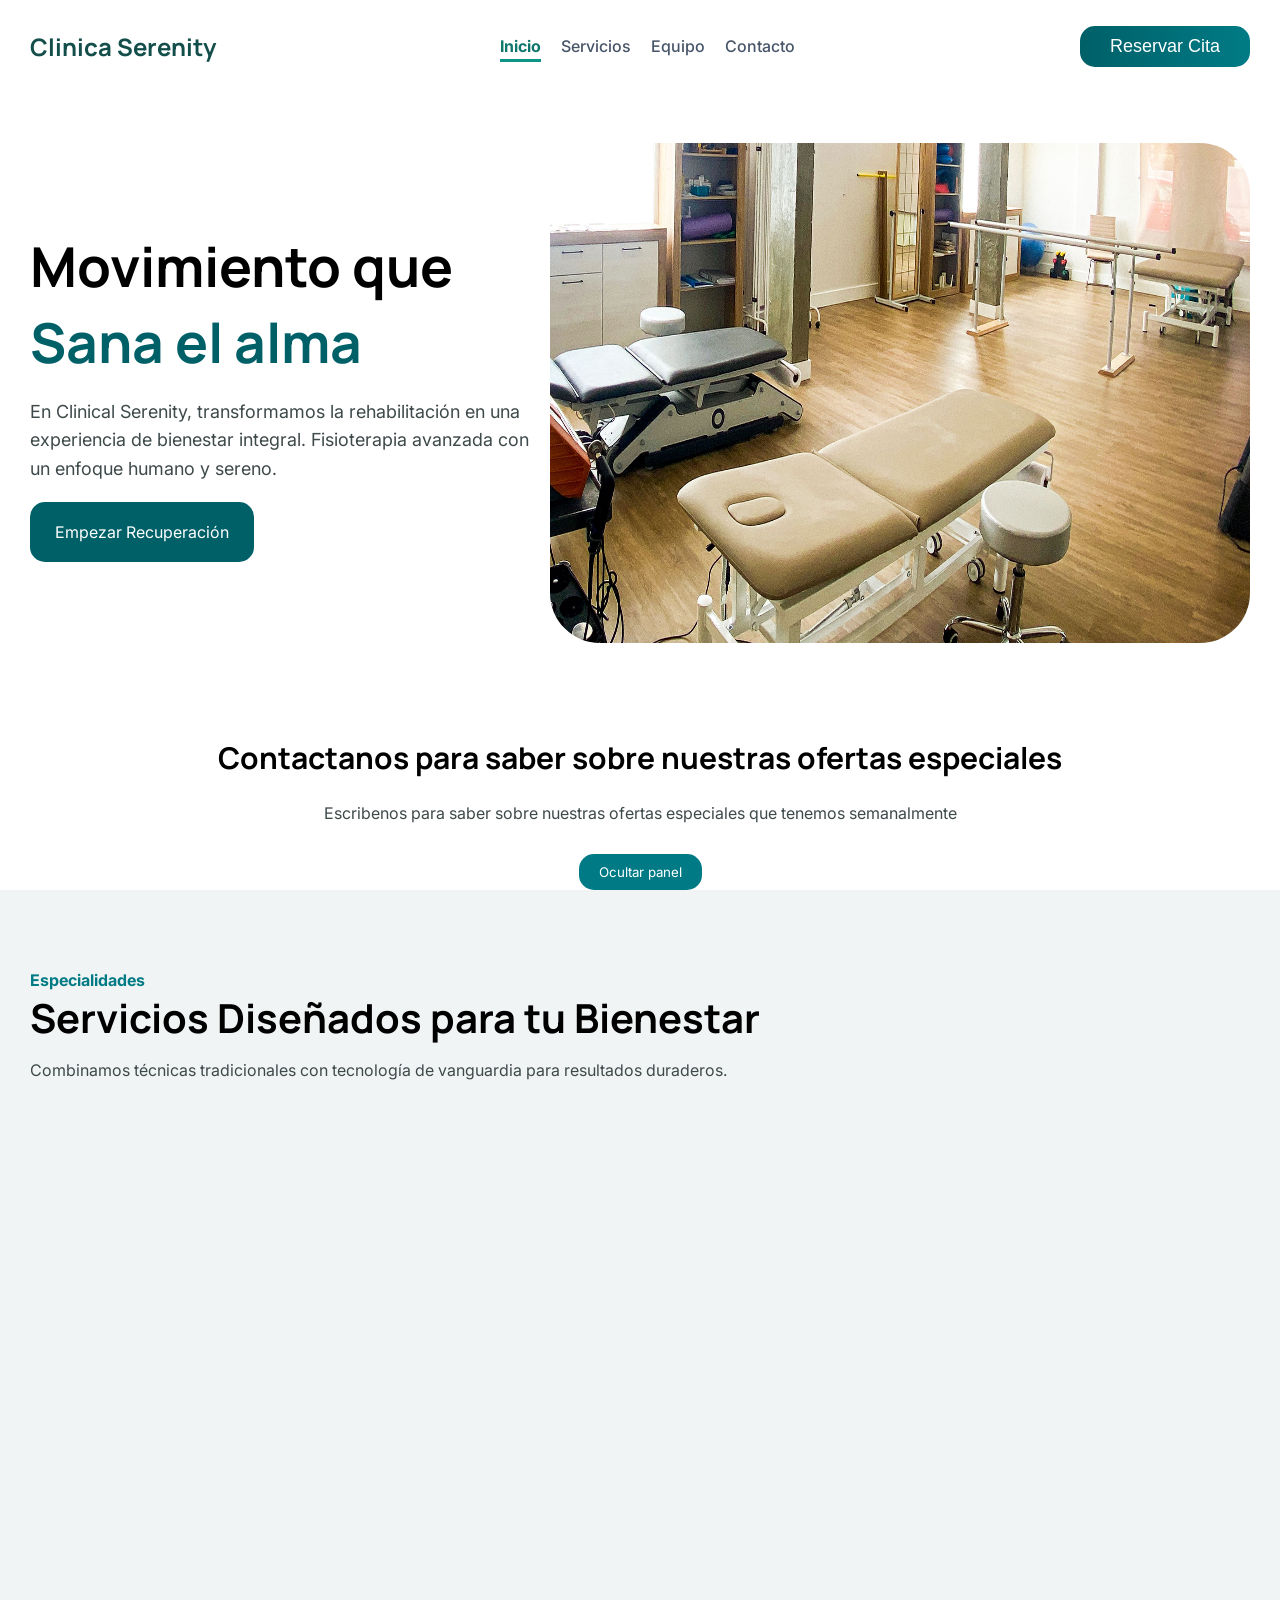
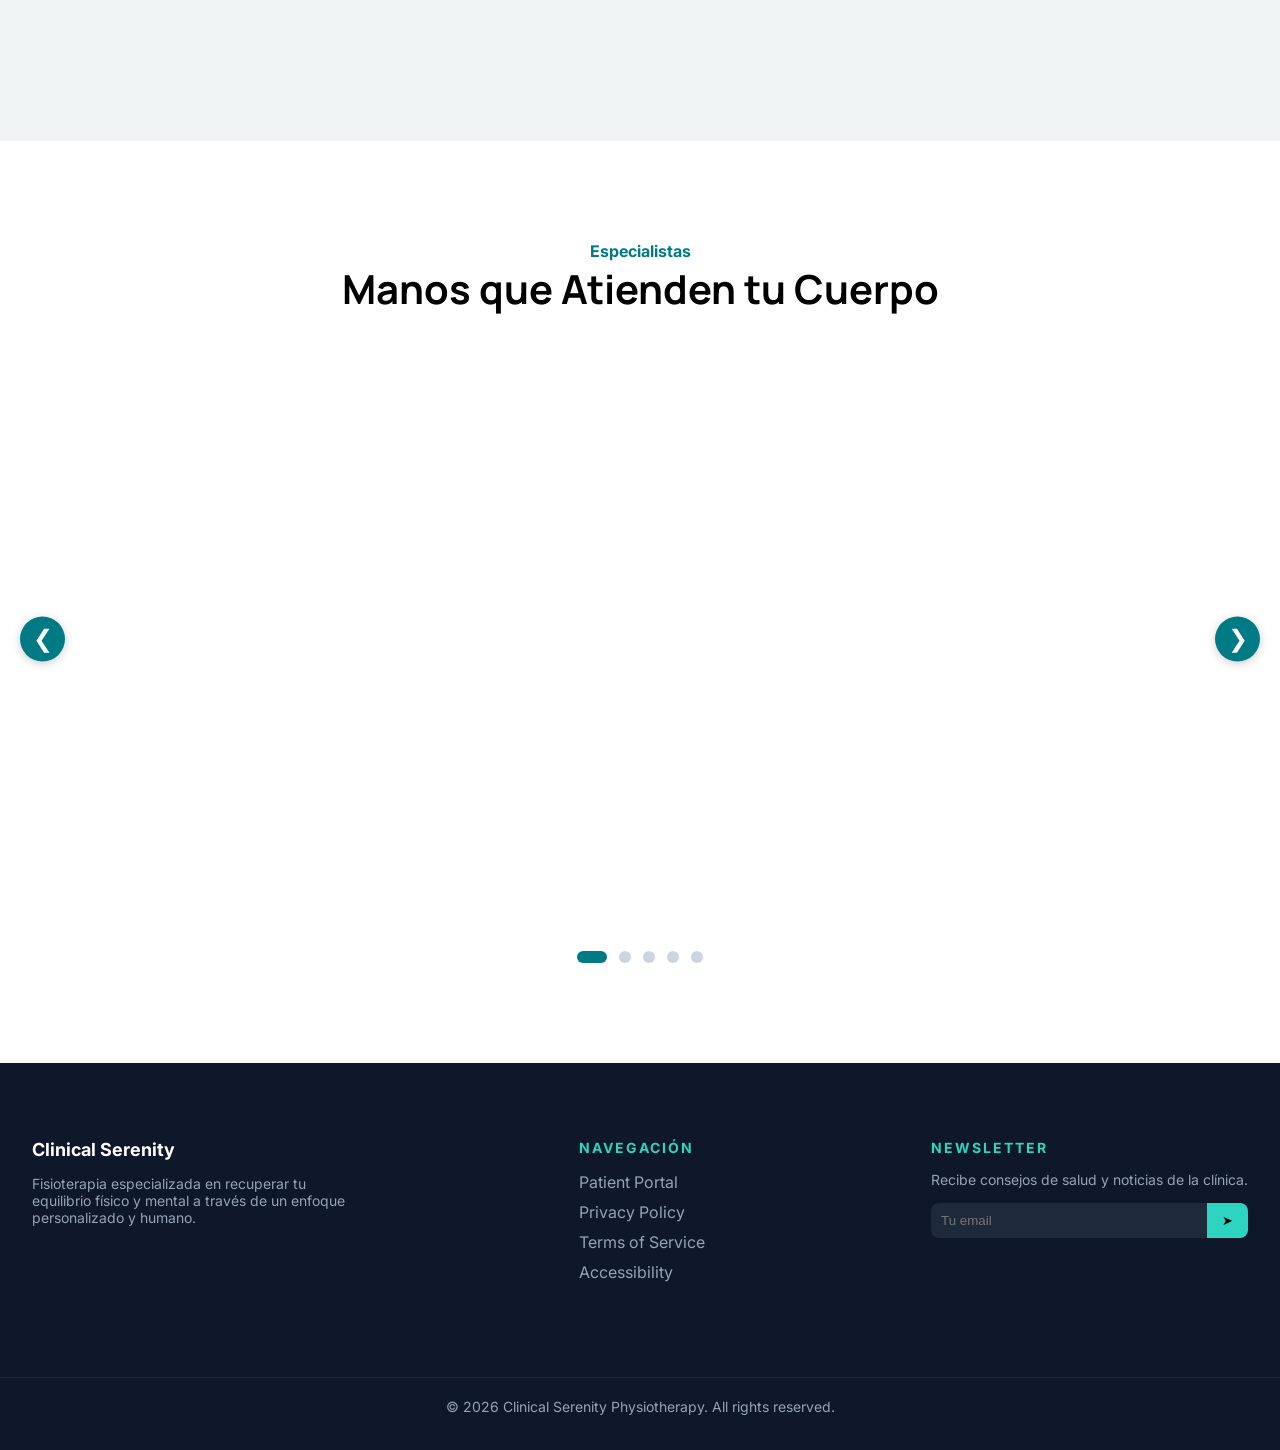
<file: index.html>
<!DOCTYPE html>
<html lang="en">

<head>
    <meta charset="UTF-8">
    <meta name="viewport" content="width=device-width, initial-scale=1.0">
    <link rel="stylesheet" href="css/styles.css">
    <link href="https://fonts.googleapis.com/css2?family=Inter&family=Manrope&display=swap" rel="stylesheet">
    <link href="https://fonts.googleapis.com/css2?family=Material+Symbols+Outlined" rel="stylesheet">
    <title>Inicio - Clinica Serenity</title>
</head>

<body>
    <nav class="navbar">
        <h2>Clinica Serenity</h2>
        <ul class="navbar-links">
            <li><a href="index.html" class="activo">Inicio</a></li>
            <li><a href="services.html">Servicios</a></li>
            <li><a href="team.html">Equipo</a></li>
            <li><a href="contact.html">Contacto</a></li>
        </ul>
        <button class="btn-reserva">Reservar Cita</button>
    </nav>
    <section class="hero">
        <section class="hero-text">
            <h1 class="titulo">Movimiento que</h1>
            <h1 class="titulo-secundario">Sana el alma</h1>
            <p class="descripciones">En Clinical Serenity, transformamos la rehabilitación en una experiencia de
                bienestar integral. Fisioterapia avanzada con un enfoque humano y sereno.</p>
            <button class="btn-recuperacion">Empezar Recuperación</button>
        </section>
        <section class="hero-img">
            <img src="./assets/sala-fisioterapia-2.jpg" alt="sala fisioterapia">
        </section>
    </section>
    <section class="panel hidden">
    <div id="contenido-panel" class="panel-section">
        <h2>Contactanos para saber sobre nuestras ofertas especiales</h2>
        <p>Escribenos para saber sobre nuestras ofertas especiales que tenemos semanalmente</p>
    </div>
    <button id="btn-panel" class="btn-panel">Ocultar panel</button>
    </section>

    <section class="servicios-inicio hidden">
        <p class="p-resaltado">Especialidades</p>
        <h3>Servicios Diseñados para tu Bienestar</h3>
        <p class="descripcion-general">Combinamos técnicas tradicionales con tecnología de vanguardia para resultados
            duraderos.</p>
        <section class="services-container">
            <div class="service-card grande">
                <span class="material-symbols-outlined">fitness_center</span>
                <h3>Rehabilitación Deportiva</h3>
                <p>Programas personalizados para atletas de alto rendimiento y aficionados que buscan volver al campo
                    con mayor fuerza.</p>
                <h5 class="link-service-card">Saber Más</h5>
            </div>
            <div class="service-card pequeña">
                <span class="material-symbols-outlined">psychology</span>
                <h3>Fisio Neurológica</h3>
                <p>Enfoque especializado en la recuperación de funciones motoras y equilibrio.</p>
            </div>
            <div class="service-card pequeña">
                <span class="material-symbols-outlined">healing</span>
                <h3>Terapia Manula</h3>
                <p>Técnicas de movilización precisas para reducir el dolor crónico.</p>
            </div>
            <div class="service-card grande">
                <h3>Rehabilitación Postquirúrgica</h3>
                <p>Programas personalizados para una recuperación segura y efectiva después de cirugías ortopédicas.</p>
                <h5 class="link-service-card">Consultar Disponibilidad</h5>
            </div>
        </section>
    </section>
    
    <!-- SECCIÓN ESPECIALISTAS CON CARRUSEL -->
    <section class="especialistas hidden">
        <p class="p-resaltado">Especialistas</p>
        <h3>Manos que Atienden tu Cuerpo</h3>
        
        <!-- Contenedor principal del carrusel -->
        <div class="carousel-wrapper">
            <!-- Botón anterior -->
            <button class="carousel-btn prev-btn" id="prevSlide">❮</button>
            
            <!-- Contenedor del track del carrusel -->
            <div class="carousel-container">
                <div class="carousel-track" id="carouselTrack">
                    <!-- Cada slide se generará dinámicamente con JavaScript -->
                    <!-- Slide 1: Dra. Elena Martínez -->
                    <div class="carousel-slide">
                        <div class="especialistas-card">
                            <div class="img-especialista">
                                <img src="./assets/especialista1.png" alt="Dra. Elena Martínez">
                                <p class="titulo-especialistas">Dra. Elena Martínez</p>
                                <p class="descripcion-especialista">Directora Clínica & Osteopatía</p>
                            </div>
                        </div>
                    </div>
                    <!-- Slide 2: Dr. Carlos Ruíz -->
                    <div class="carousel-slide">
                        <div class="especialistas-card">
                            <div class="img-especialista">
                                <img src="./assets/especialista2.png" alt="Dr. Carlos Ruíz">
                                <p class="titulo-especialistas">Dr. Carlos Ruíz</p>
                                <p class="descripcion-especialista">Fisioterapia Deportiva</p>
                            </div>
                        </div>
                    </div>
                    <!-- Slide 3: Dra. Sofía Alarcón -->
                    <div class="carousel-slide">
                        <div class="especialistas-card">
                            <div class="img-especialista">
                                <img src="./assets/especialista3.png" alt="Dra. Sofía Alarcón">
                                <p class="titulo-especialistas">Dra. Sofía Alarcón</p>
                                <p class="descripcion-especialista">Neurología Funcional</p>
                            </div>
                        </div>
                    </div>
                    <!-- Slide 4: Dr. Miguel Torres -->
                    <div class="carousel-slide">
                        <div class="especialistas-card">
                            <div class="img-especialista">
                                <img src="./assets/especialista4.png" alt="Dr. Miguel Torres">
                                <p class="titulo-especialistas">Dr. Miguel Torres</p>
                                <p class="descripcion-especialista">Rehabilitación Postquirúrgica</p>
                            </div>
                        </div>
                    </div>
                    <!-- Slide 5: Especialista adicional (mínimo 3 imágenes cumplido) -->
                    <div class="carousel-slide">
                        <div class="especialistas-card">
                            <div class="img-especialista">
                                <img src="./assets/especialista1.png" alt="Lic. Ana Gómez">
                                <p class="titulo-especialistas">Lic. Ana Gómez</p>
                                <p class="descripcion-especialista">Terapia Manual Avanzada</p>
                            </div>
                        </div>
                    </div>
                </div>
            </div>
            
            <!-- Botón siguiente -->
            <button class="carousel-btn next-btn" id="nextSlide">❯</button>
        </div>
        
        <!-- Indicadores (dots) del carrusel -->
        <div class="carousel-dots" id="carouselDots"></div>
    </section>
    
    <footer>
        <div class="footer-container">
            <div class="section-footer">
                <h1>Clinical Serenity</h1>
                <p>
                    Fisioterapia especializada en recuperar tu equilibrio físico y mental
                    a través de un enfoque personalizado y humano.
                </p>
            </div>
            <div class="section-footer">
                <h2>NAVEGACIÓN</h2>
                <ul class="footer-links">
                    <li><a href="#">Patient Portal</a></li>
                    <li><a href="#">Privacy Policy</a></li>
                    <li><a href="#">Terms of Service</a></li>
                    <li><a href="#">Accessibility</a></li>
                </ul>
            </div>
            <div class="section-footer">
                <h2>NEWSLETTER</h2>
                <p>Recibe consejos de salud y noticias de la clínica.</p>

                <div class="newsletter">
                    <input type="email" placeholder="Tu email">
                    <button>➤</button>
                </div>
            </div>

        </div>

        <p class="p-derechos">
            © 2026 Clinical Serenity Physiotherapy. All rights reserved.
        </p>
    </footer>
    <script src="./js/scripts.js"></script>
</body>

</html>
</file>
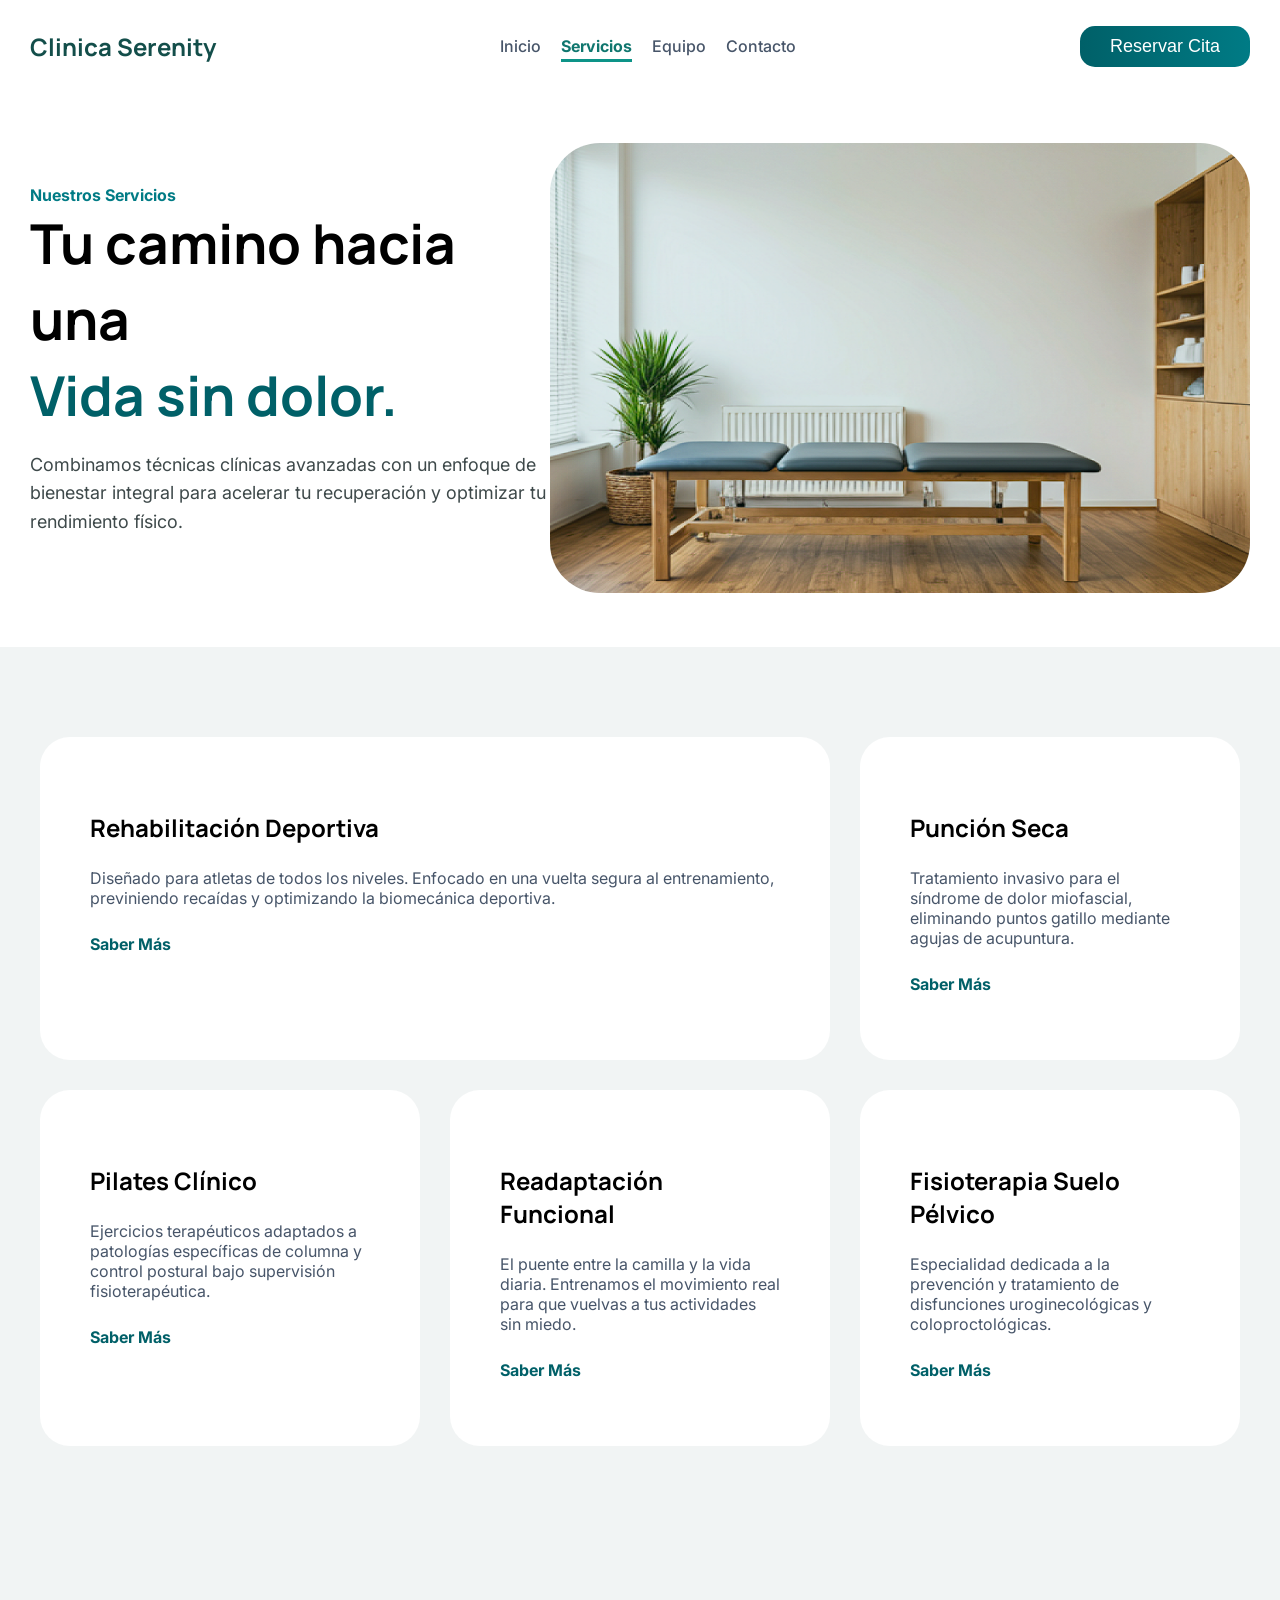
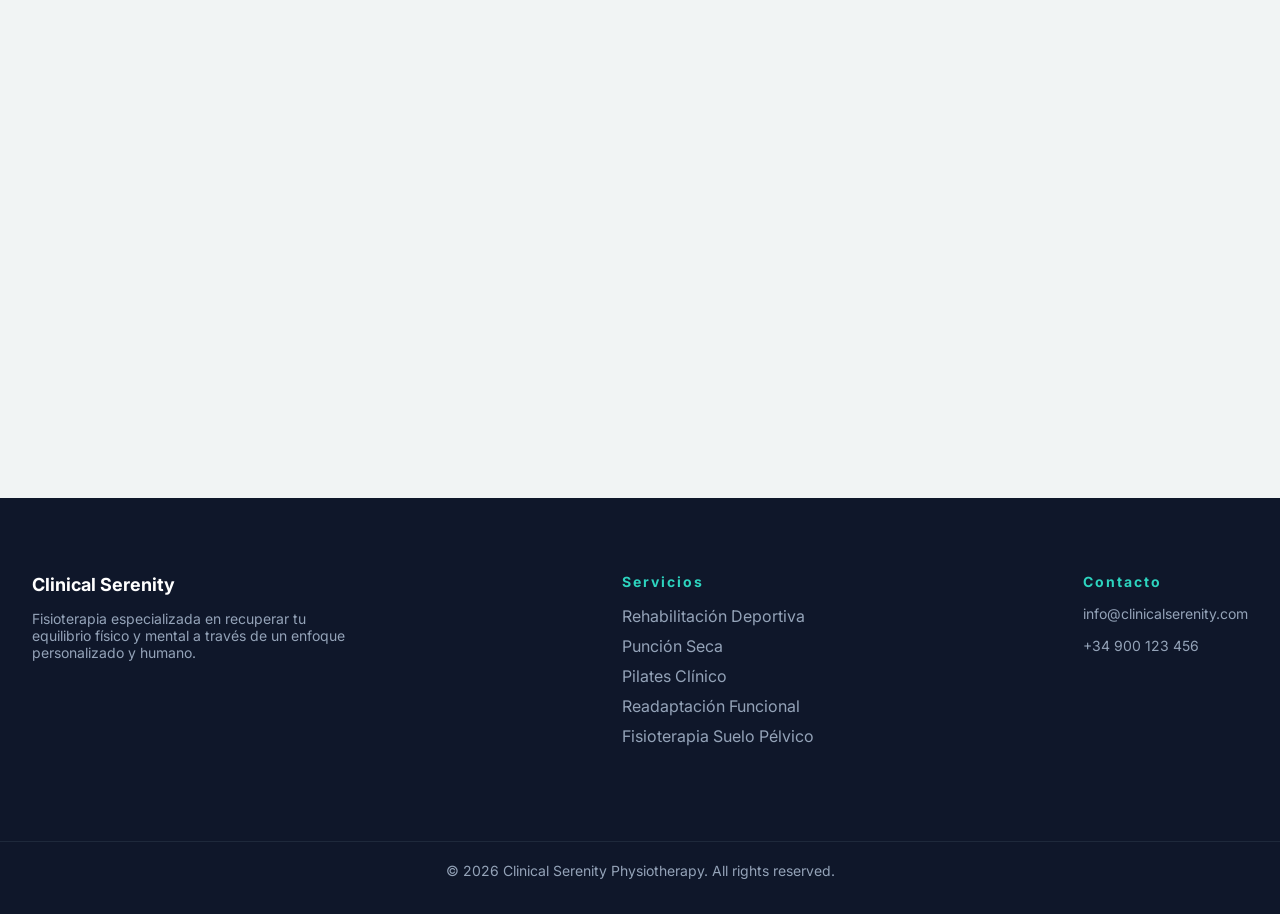
<file: services.html>
<!DOCTYPE html>
<html lang="es">
<head>
    <meta charset="UTF-8">
    <meta name="viewport" content="width=device-width, initial-scale=1.0">
    <link rel="stylesheet" href="css/styles.css">
    <link rel="stylesheet" href="css/services.css">
    <link href="https://fonts.googleapis.com/css2?family=Inter&family=Manrope&display=swap" rel="stylesheet">
    <link href="https://fonts.googleapis.com/css2?family=Material+Symbols+Outlined" rel="stylesheet">
    <title>Servicios - Clinica Serenity</title>
</head>

<body>
    <nav class="navbar">
        <h2>Clinica Serenity</h2>
        <ul class="navbar-links">
            <li><a href="index.html">Inicio</a></li>
            <li><a href="services.html" class="activo">Servicios</a></li>
            <li><a href="team.html">Equipo</a></li>
            <li><a href="contact.html">Contacto</a></li>
        </ul>
        <button class="btn-reserva">Reservar Cita</button>
    </nav>
    <section class="hero">
        <section class="hero-text">
            <p class="p-resaltado">Nuestros Servicios</p>
            <h1 class="titulo">Tu camino hacia una</h1>
            <h1 class="titulo-secundario">Vida sin dolor.</h1>
            <p class="descripciones">Combinamos técnicas clínicas avanzadas con un enfoque de bienestar integral para
                acelerar tu recuperación y optimizar tu rendimiento físico.</p>
        </section>
        <section class="hero-img-servicios">
            <img src="./assets/sala servicios.png" alt="SERVICIOS ">
        </section>
    </section>
    <section class="servicios hidden">
        <div class="contenedor-servicios">
            <div class="servicio grande" id="rehabilitacion-deportiva">
                <h3>Rehabilitación Deportiva</h3>
                <p>Diseñado para atletas de todos los niveles. Enfocado en una vuelta segura al entrenamiento,
                    previniendo recaídas y optimizando la biomecánica deportiva.</p>
                <p class="servicio-link">Saber Más</p>
            </div>
            <div class="servicio pequeña" id="puncion-seca">
                <h3>Punción Seca</h3>
                <p>Tratamiento invasivo para el síndrome de dolor miofascial, eliminando puntos gatillo mediante
                    agujas de acupuntura.</p>
                <p class="servicio-link">Saber Más</p>
            </div>
            <div class="servicio pequeña" id="pilates-clinico">
                <h3>Pilates Clínico</h3>
                <p>Ejercicios terapéuticos adaptados a patologías específicas de columna y control postural bajo
                    supervisión fisioterapéutica.</p>
                <p class="servicio-link">Saber Más</p>
            </div>
            <div class="servicio pequeña" id="readaptacion-funcional">
                <h3>Readaptación Funcional</h3>
                <p>El puente entre la camilla y la vida diaria. Entrenamos el movimiento real para que vuelvas a tus
                    actividades sin miedo.</p>
                <p class="servicio-link">Saber Más</p>
            </div>
            <div class="servicio pequeña" id="fisioterapia-suelo-pelvico">
                <h3>Fisioterapia Suelo Pélvico</h3>
                <p>Especialidad dedicada a la prevención y tratamiento de disfunciones uroginecológicas y
                    coloproctológicas.</p>
                <p class="servicio-link">Saber Más</p>
            </div>
        </div>
    </section>
    <section class="recuperacion-seccion hidden">
        <div class="recuperacion-container">
            <h1>¿Listo para comenzar tu recuperación?</h1>
            <p>Agenda una evaluación inicial hoy mismo. Nuestros especialistas diseñarán un plan de tratamiento personalizado según tus necesidades específicas.</p>
        </div>
    </section>
    <footer>
        <div class="footer-container">
            <div class="section-footer">
                <h1>Clinical Serenity</h1>
                <p>
                    Fisioterapia especializada en recuperar tu equilibrio físico y mental
                    a través de un enfoque personalizado y humano.
                </p>
            </div>
            <div class="section-footer">
                <h2>Servicios</h2>
                <ul class="footer-links">
                    <li><a href="#rehabilitacion-deportiva">Rehabilitación Deportiva</a></li>
                    <li><a href="#puncion-seca">Punción Seca</a></li>
                    <li><a href="#pilates-clinico">Pilates Clínico</a></li>
                    <li><a href="#readaptacion-funcional">Readaptación Funcional</a></li>
                    <li><a href="#fisioterapia-suelo-pelvico">Fisioterapia Suelo Pélvico</a></li>
                </ul>
            </div>
            <div class="section-footer">
                <h2>Contacto</h2>
                <p>info@clinicalserenity.com</p>
                <P>+34 900 123 456</P>
            </div>

        </div>

        <p class="p-derechos">
            © 2026 Clinical Serenity Physiotherapy. All rights reserved.
        </p>
    </footer>
    <script src="./js/scripts.js"></script>
</body>
</html>
</file>
<file: css/styles.css>
body {
    background-color: #F1F4F4;
    margin: 0 ; /* Elimina el margen por defecto que los navegadores aplican al cuerpo de la página para evitar espacios no deseados alrededor del contenido */
}

/*logo*/
.navbar h2{
    color: #134E4A;
}

/*Contenedor Principal*/
.hero{
    display: flex; /*Organiza los elementos en fila (horizontal)*/
    align-items: center; /*Alinea los elementos verticalmente al centro*/
    justify-content: space-between; /*Distribuye los elementos horizontalmente con espacio entre ellos*/
    padding: 50px 30px; /*Espacio interno del contenedor, 50px arriba/abajo, 30px izquierda/derecha*/
    background-color: #FFFFFF;
}

/* Contenedor del texto */
.hero-text {
    max-width:  600px; /*Limita el ancho del texto para mejorar la legibilidad*/
}

.titulo {
    font-size: 55px;
    font-family: Manrope;
    font-weight: bold;
    margin: 0;/*Elimina el margen por defecto que los navegadores aplican a los elementos <h1> para evitar espacios no deseados entre los títulos*/
}
.titulo-secundario {
    color: #006068;
    font-weight: bold;
    font-family: Manrope;
    font-size: 55px;    
    margin: 0; /*Elimina el margen por defecto que los navegadores aplican a los elementos <h1> para evitar espacios no deseados entre los títulos*/
}

.descripciones {
    color: #3E494A;
    font-family: Inter;
    font-size: 18px;
    line-height: 1.6;
}

/* Imagen */
.hero-img img {
    width: 700px; /* Tamaño fijo de la imagen */
    height: 500px;
    border-radius: 50px; /* Bordes redondeados para estilo moderno */
}

.navbar {
    background-color: #FFFFFF;
    display: flex; /*sirve para organizar elementos fácilmente en fila o columna, pone los elementos en horizontal, Se acomodan uno al lado del otro.*/
    align-items: center; /*Alinea los elementos verticalmente al centro.*/
    justify-content: space-between; /*Distribuye los elementos horizontalmente.*/
    padding: 10px 30px;
    font-family: Manrope;
}

/* Contenedor de los links del navbar */
.navbar-links {
    display: flex; /* Coloca los elementos <li> en fila (horizontal) */
    gap: 20px;  /* Espacio entre cada link (separación uniforme) */
    list-style: none; /* Quita los puntos (viñetas) del <ul> */
    margin: 0; /* Elimina margen externo por defecto del navegador */
    padding: 0; /* Elimina espacio interno por defecto del <ul> */
    font-family: Inter;
}

/* Estilos para los enlaces (<a>) dentro del navbar */
.navbar-links a {
    text-decoration: none; /* Quita el subrayado de los links */
    color: #475569;
    font-weight: 500;      /* Hace el texto un poco más grueso (semi-bold) */
    position: relative;   /* Necesario para posicionar el pseudo-elemento :after */
}

.navbar-links a.activo {
    color: #0F766E; /* Color diferente para el link seleccionado */
    font-weight: bold; /* Hace el texto del link seleccionado más grueso */
}

.navbar-links a.activo:after {
    content: "";/* Crea el pseudo-elemento (obligatorio). Aunque esté vacío, sin esto no aparece nada */
    position: absolute; /* Permite posicionar la línea de forma libre dentro del <a> */
    bottom: -6px; /* Coloca la línea debajo del texto (6px hacia abajo) */
    left: 0;  /* Hace que la línea empiece desde el lado izquierdo del link */
    width: 100%; /* La línea ocupa todo el ancho del link */
    height: 3px; /* Define el grosor de la línea */
    background: #0D9488 ; 
}

.btn-reserva {
    background: linear-gradient(to right, #006068, #007B85); /*Son los colores del degradado*/
    border: none;
    color: white;
    border-radius: 15px; /*Hace que el botón sea redondeado*/
    font-size: 18px;
    padding: 10px 30px; /*Espacio interno del botón, 10px arriba/abajo, 30px izquierda/derecha*/
    cursor: pointer; /*Hace que el cursor cambie a una manita cuando pasas encima.*/
}

.btn-recuperacion {
    background-color: #006068;
    border: none;
    padding: 20px 25px;
    color: white;
    border-radius: 15px;
    font-size: 16px;
    font-family: Inter;
    cursor: pointer;
}

/*Servicios que aparecen en la página de inicio*/

.servicios-inicio{
    padding: 80px 30px;
}

/*parrafo de Especialidades*/
.servicios-inicio .p-resaltado { /* Selecciona cualquier elemento con la clase "p-resaltado" que esté DENTRO de un contenedor con la clase "servicios-inicio" */
    font-family: Inter;
    color:#007B85;
    margin: 0; /*Elimina el marco por defecto que los navegadores aplican a los elementos <p> */
    font-weight: bold;
}

.descripcion-general{
    max-width: 700px;
    font-family: Inter;
    color: #3E494A;
    margin-top: 15px; /*Espacio superior para separar del título*/
}

/*Subtitulo de servicios */
.servicios-inicio h3 {
    font-family: Manrope;
    font-size: 40px;
    margin: 0; /*Elimina el marco por defecto que los navegadores aplican a los elementos <p> */
}

.services-container {
     display: grid; /* Utiliza CSS Grid para organizar las cards en una cuadrícula */
    grid-template-columns: repeat(3, 1fr); /*  3 columnas */
    gap: 25px; /* separación entre cards */
    margin-top: 40px; /* separación con el texto */
}

.service-card.grande {
    grid-column: span 2; /* ocupa 2 columnas */
}
.service-card.pequeña {
    grid-column: span 1; /* ocupa 1 columnas */

}

.service-card { 
    background-color: #FFFFFF;
    padding: 25px;
    border-radius: 15px;
    box-shadow: 0 10px 30px rgba(0, 0, 0, 0.05); /* sombra suave tipo moderna */
}
.service-card h3 {
    margin-top: 25px;
    font-family: Manrope;
    font-size: 24px;
    margin-bottom: 15px; /*Espacio inferior para separar del texto*/
}   

.service-card p {
    font-size: 16px;
    color: #3E494A;
    font-family: Inter;
}

.link-service-card {
    display: inline-block; /* Hace que el elemento se comporte como texto (inline) pero permita aplicar ancho, alto y padding como un bloque */
    font-family: Inter;
    color: #006068;
    font-size: 15px;
    margin-top: 10px; /* Define la tipografía del texto usando la fuente Inter */
}

.link-service-card:hover {
    color: #007B85;
    cursor: pointer;
}

.material-symbols-outlined {
    color: #006068;
}  

/* ========== SECCION ESPECIALISTAS CON CARRUSEL ========== */
.especialistas {
    padding: 100px 30px;
    margin-top: 20px;
    background-color: #FFFFFF;
    text-align: center; /* Centra el contenido */
}

.especialistas .p-resaltado {
    font-family: Inter;
    color:#007B85;
    margin: 0;
    font-weight: bold;
}

.especialistas h3 {
    font-family: Manrope;
    font-size: 40px;
    margin-top: 0;
    margin-bottom: 50px;
}

/* Wrapper del carrusel - contiene botones y track */
.carousel-wrapper {
    position: relative;
    max-width: 1200px;
    margin: 0 auto;
    display: flex;
    align-items: center;
    justify-content: center;
}

/* Contenedor del track - oculta el desbordamiento */
.carousel-container {
    overflow: hidden;
    width: 100%;
    padding: 20px 0;
}

/* Track que contiene todos los slides - se desplaza horizontalmente */
.carousel-track {
    display: flex;
    transition: transform 0.5s ease-in-out; /* Transición suave al cambiar de slide */
    gap: 30px; /* Espacio entre slides */
}

/* Cada slide individual */
.carousel-slide {
    min-width: calc(33.333% - 20px); /* Muestra 3 slides en pantallas grandes */
    flex-shrink: 0; /* Evita que los slides se encojan */
    transition: transform 0.3s ease;
}

/* Responsive: en tablets muestra 2 slides */
@media (max-width: 900px) {
    .carousel-slide {
        min-width: calc(50% - 15px);
    }
}

/* Responsive: en móviles muestra 1 slide */
@media (max-width: 600px) {
    .carousel-slide {
        min-width: calc(100% - 0px);
    }
}

/* Tarjeta de especialista dentro del carrusel */
.especialistas-card {
    background: #FFFFFF;
    border-radius: 20px;
    padding: 20px;
    transition: all 0.3s ease;
    box-shadow: 0 10px 30px rgba(0, 0, 0, 0.08);
    cursor: pointer;
}

.especialistas-card:hover {
    transform: translateY(-8px); /* Efecto hover: levanta la tarjeta */
    box-shadow: 0 15px 40px rgba(0, 0, 0, 0.12);
}

/* Imagen del especialista */
.img-especialista img {
    width: 100%;
    max-width: 280px;
    height: auto;
    border-radius: 20px;
    object-fit: cover;
}

.titulo-especialistas {
    margin-top: 20px;
    font-family: Manrope;
    font-weight: bold;
    margin-bottom: 5px;
    font-size: 1.2rem;
}

.descripcion-especialista { 
    font-family: Inter;
    color: #3E494A;
    margin: 0;
    font-size: 0.9rem;
}

/* Botones de navegación del carrusel (anterior/siguiente) */
.carousel-btn {
    position: absolute;
    top: 50%;
    transform: translateY(-50%);
    background: #007B85;
    color: white;
    border: none;
    width: 45px;
    height: 45px;
    border-radius: 50%;
    cursor: pointer;
    font-size: 24px;
    display: flex;
    align-items: center;
    justify-content: center;
    transition: all 0.3s ease;
    z-index: 10;
    box-shadow: 0 2px 10px rgba(0, 0, 0, 0.2);
}

.carousel-btn:hover {
    background: #006068;
    transform: translateY(-50%) scale(1.05); /* Efecto hover: aumenta ligeramente */
}

.prev-btn {
    left: -20px; /* Posiciona el botón anterior a la izquierda */
}

.next-btn {
    right: -20px; /* Posiciona el botón siguiente a la derecha */
}

/* Indicadores (dots) del carrusel */
.carousel-dots {
    display: flex;
    justify-content: center;
    gap: 12px;
    margin-top: 40px;
}

.dot {
    width: 12px;
    height: 12px;
    border-radius: 50%;
    background-color: #CBD5E1;
    cursor: pointer;
    transition: all 0.3s ease;
}

.dot.active {
    background-color: #007B85; /* Dot activo con color de la marca */
    width: 30px; /* Se alarga para indicar cuál está activo */
    border-radius: 6px;
}

.dot:hover {
    background-color: #2DD4BF;
}

/* Control de pausa/reanudar auto */
.auto-control {
    margin-top: 30px;
}

.toggle-auto-btn {
    background-color: #F1F4F4;
    border: 2px solid #007B85;
    color: #007B85;
    padding: 10px 25px;
    border-radius: 25px;
    font-family: Inter;
    font-size: 14px;
    font-weight: 600;
    cursor: pointer;
    transition: all 0.3s ease;
}

.toggle-auto-btn:hover {
    background-color: #007B85;
    color: white;
}

/* Footer principal */
footer {
    background-color: #0F172A; /* Color de fondo oscuro (azul muy oscuro) */
    overflow: hidden; /* Evita que el contenido se desborde del footer */
}

/* Contenedor que agrupa todas las columnas */
.footer-container {
    display: flex; /* Coloca las columnas en fila (horizontal) */
    justify-content: space-between; /* Separa las columnas con espacio entre ellas */
    gap: 40px; /* Espacio entre cada columna */
    padding: 64px 32px; /** Espacio interno del footer, 64px arriba/abajo, 32px izquierda/derecha */
}

/* Cada columna del footer */
.section-footer {
    max-width: 320px; /* Limita el ancho para que no se hagan muy grandes */
}

/* Título principal (nombre de la clínica) */
footer h1 {
    color: #FFFFFF; /* Texto blanco */
    font-family: Inter; /* Fuente */
    font-size: 18px; /* Tamaño del texto */
}

/* Subtítulos (NAVEGACIÓN, NEWSLETTER) */
footer h2 {
    color: #2DD4BF; /* Color azul/cyan tipo diseño Figma */
    font-family: Inter; /* Fuente */
    font-size: 14px; /* Tamaño más pequeño */
    letter-spacing: 2px; /* Espacio entre letras (para estilo moderno) */
}

/* Párrafos dentro del footer */
footer p {
    color: #94A3B8; /* Gris claro */
    font-family: Inter; /* Fuente */
    font-size: 14px; /* Tamaño del texto */
    margin: 15px 0; /* Espacio arriba y abajo */
}

/* Lista de links */
.footer-links {
    list-style: none; /* Quita los puntos del <ul> */
    padding: 0; /* Quita espacio interno */
}

/* Cada item de la lista */
.footer-links li {
    margin: 10px 0; /* Espacio entre cada link */
}

/* Links */
.footer-links a {
    text-decoration: none; /* Quita subrayado */
    color: #94A3B8; /* Color gris */
    font-family: Inter; /* Fuente */
}

/* Efecto al pasar el mouse */
.footer-links a:hover {
    color: #FFFFFF; /* Cambia a blanco */
}

/* Contenedor del input + botón */
.newsletter {
    display: flex; /* Coloca input y botón en fila */
    margin-top: 10px; /* Espacio arriba */
}

/* Input del correo */
.newsletter input {
    flex: 1; /* Hace que el input ocupe todo el espacio disponible */
    padding: 10px; /* Espacio interno */
    border: none; /* Quita borde */
    border-radius: 8px 0 0 8px; /* Bordes redondeados solo lado izquierdo */
    background-color: #1E293B; /* Fondo oscuro */
    color: white; /* Texto blanco */
}

/* Botón del newsletter */
.newsletter button {
    background-color: #2DD4BF; /* Color azul */
    border: none; /* Sin borde */
    padding: 10px 15px; /* Espacio interno */
    border-radius: 0 8px 8px 0; /* Bordes redondeados lado derecho */
    cursor: pointer; /* Cambia el cursor a mano */
}

/* Texto de derechos */
.p-derechos {
    color: #94A3B8; /* Color gris */
    text-align: center; /* Centrado */
    padding: 20px 0; /* Espacio arriba y abajo */
    border-top: 1px solid #1E293B; /* Línea separadora arriba */
}

/* --- NUEVAS REGLAS PARA LA ANIMACIÓN MODERNA "UNO POR UNO" --- */
/* Estado inicial: cada elemento que queremos animar comienza invisible y ligeramente desplazado */
.hidden-element {
    opacity: 0;
    transform: translateY(30px);
    transition: opacity 0.8s cubic-bezier(0.2, 0.9, 0.4, 1.1), transform 0.8s cubic-bezier(0.2, 0.9, 0.4, 1.1);
}

/* Estado visible: el elemento se vuelve opaco y vuelve a su lugar */
.visible {
    opacity: 1 !important;
    transform: translateY(0) !important;
}

/* Asegúrate de que los elementos que quieres animar tengan la clase 'hidden-element' al inicio.
   En tu HTML, los elementos como .hero-text, .service-card, etc. deben tener esta clase.
   Si no, el JavaScript se la añadirá automáticamente al cargar, pero es mejor definirlo.
   Para que la transición no se vea forzada, aplicamos la clase a todos los elementos que seleccionamos.
*/
.hero-text, .hero-img, .service-card, .especialistas-card, .panel, .recuperacion-seccion, .contenedor-servicios .servicio, .footer-container > div {
    /* Asegura que la transición se aplique a todos estos elementos */
    transition: opacity 0.8s cubic-bezier(0.2, 0.9, 0.4, 1.1), transform 0.8s cubic-bezier(0.2, 0.9, 0.4, 1.1);
}

section {
    /* Define la animación cuando cambia de hidden → visible */
    transition: opacity 3.0s cubic-bezier(0.16, 1, 0.3, 1),
                transform 3.0s cubic-bezier(0.16, 1, 0.3, 1);
    /* opacity → controla el desvanecimiento (fade in)
       transform → controla el movimiento vertical
       3.0s → duración de la animación (muy lenta, se siente más suave pero puede parecer pesada)
       cubic-bezier(0.16, 1, 0.3, 1) → curva de animación personalizada:
       empieza lento, acelera y termina suave (efecto más natural y moderno) */
}

/*Estilos para Panel*/
.panel {
    background-color: #FFFFFF;
    margin: 0;
    text-align: center;
}
.panel-section {
    padding: 15px;
}   
.panel-section h2 {
    font-family: Manrope;
    font-size: 30px;
}
.panel-section p {
    font-family: Inter;
    color: #3E494A;
    margin-top: 15px; /*Espacio superior para separar del título*/
}
.btn-panel {
    border: none;
    border-radius: 15px;
    background-color: #007B85;
    font-family: Inter;
    color: white;
    padding: 10px 20px;
    cursor: pointer;
}

/* Clase específica para ocultar el panel */
.hidden-panel {
    display: none; 
}
</file>
<file: css/services.css>
.p-resaltado { /* Selecciona cualquier elemento con la clase "p-resaltado" que esté DENTRO de un contenedor con la clase "servicios-inicio" */
    font-family: Inter;
    color:#007B85;
    margin: 0; /*Elimina el marco por defecto que los navegadores aplican a los elementos <p> */
    font-weight: bold;
}

.hero-img-servicios img {
    width: 700px; /* Tamaño fijo de la imagen */
    height: 450px;
    border-radius: 50px; /* Bordes redondeados para estilo moderno */
}


/*Seccion de Servicios*/
.servicios {
    padding: 80px 30px;
}

.contenedor-servicios {
    display: grid; /* Utiliza un sistema de grid para organizar los servicios en filas y columnas */
    grid-template-columns: repeat(3, 1fr); /*  3 columnas */;
    gap: 30px; /* Espacio entre los servicios */
    padding: 10px;
}
.servicio.grande {
     grid-column: span 2; /* ocupa 2 columnas */
}

.servicio.pequeña  {
     grid-column: span 1; /* ocupa 1 columnas */
}

.servicio {
    padding: 15px;
    background-color: #FFFFFF;
    border-radius: 30px;
    padding: 50px;
}
.servicio h3 {
    font-family: manrope;
    font-weight: bold;
    font-size: 24px;
}
.servicio p {
    font-family: Inter;
    font-size: 16px;
    margin-top: 10px;
    color: #475569;
}

.servicio .servicio-link {
    font-family: Inter;
    display: inline-block; /* Hace que el elemento se comporte como texto (inline) pero permita aplicar ancho, alto y padding como un bloque */
    font-weight: bold   ;
    font-size: 16px;
    margin-top: 10px;
    color: #006068;
    cursor: pointer;
}
.servicio .servicio-link:hover {
    color: #007B85;
}

/*Recuperaciòn Seccion*/
.recuperacion-seccion {
    padding: 50px 200px;
}

.recuperacion-container {
    padding: 100px 150px;
    background: linear-gradient(to right, #006068, #007B85);
    border-radius: 30px;
}

.recuperacion-container h1 {
    font-family: manrope;
    font-weight: bold;
    text-align: center;
    font-size: 48px;
    color: #FFFFFF;
    margin: 0; /* Elimina el margen por defecto */
}

.recuperacion-container p{
    padding: 30px;
    font-family: Inter;
    text-align: center;
    font-size: 20px;
    color: #D5FAFF;
    margin: 0; /* Elimina el margen por defecto */
}
</file>
